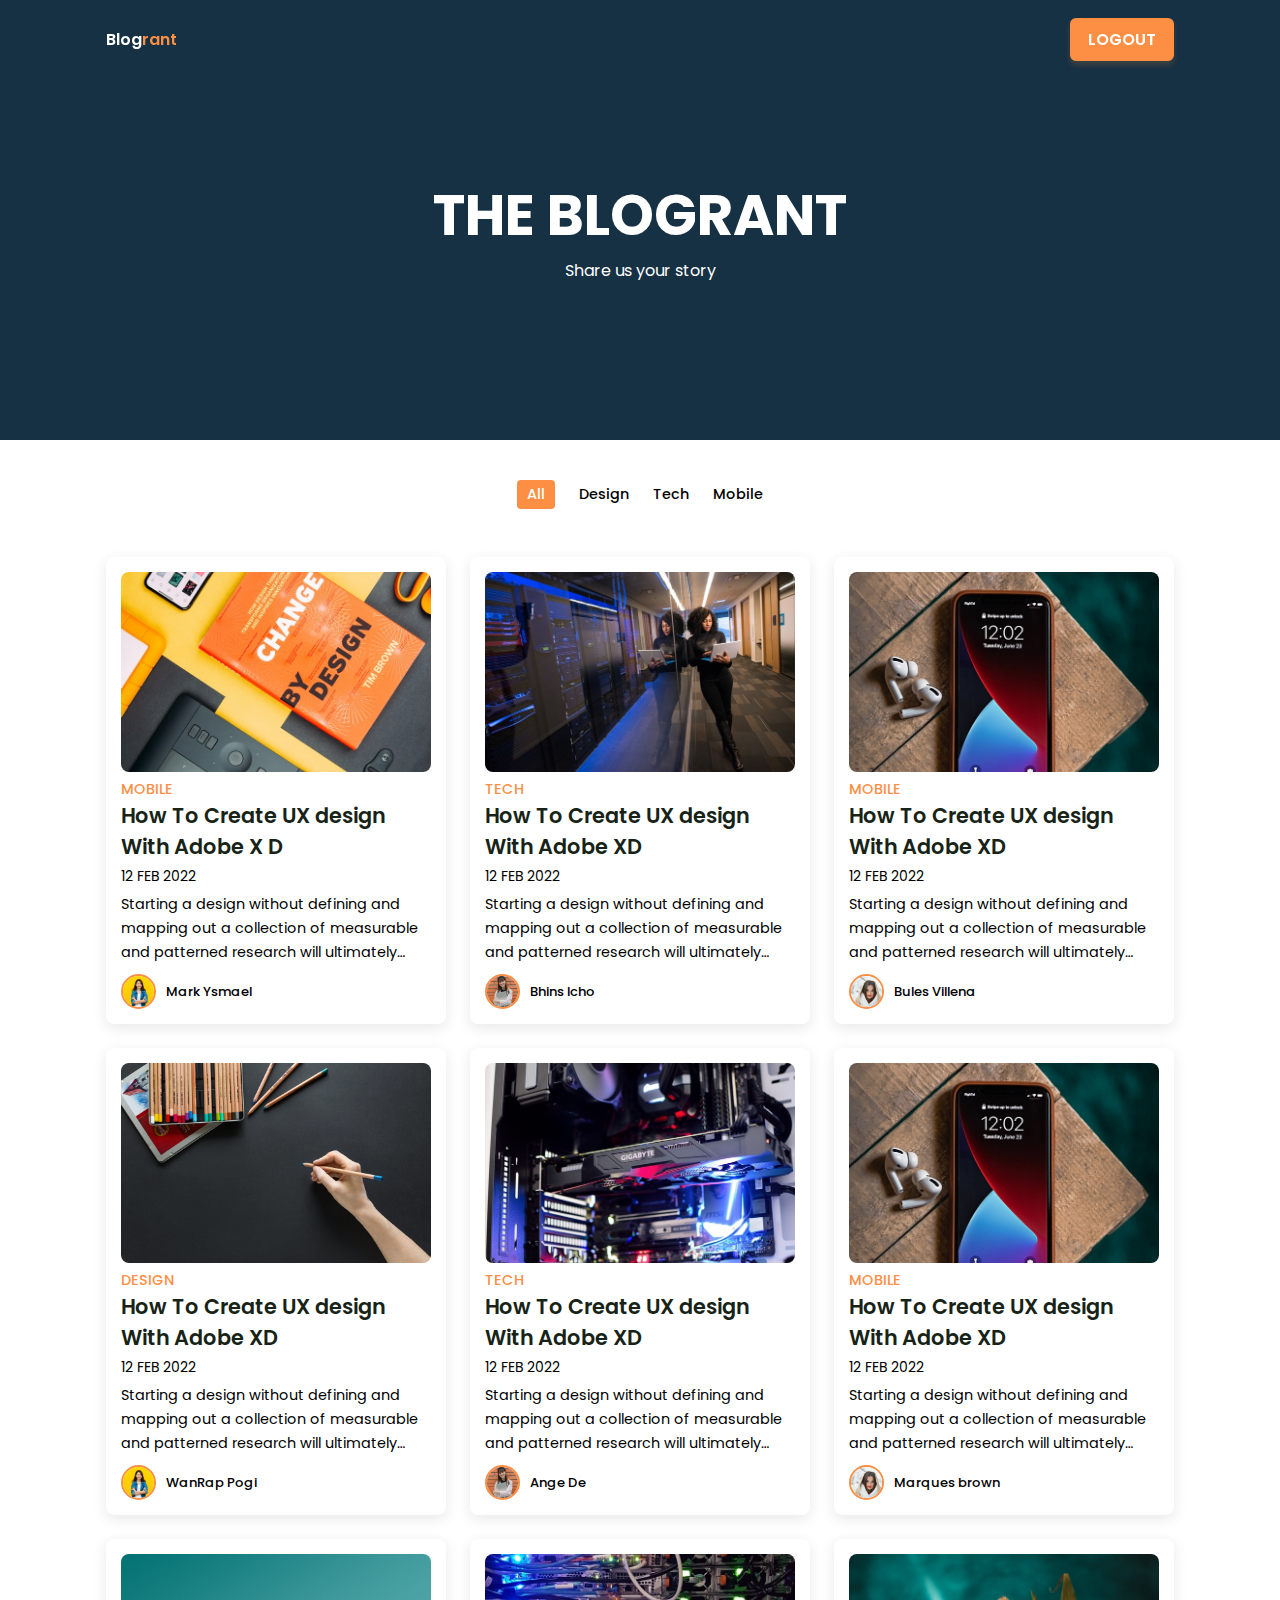
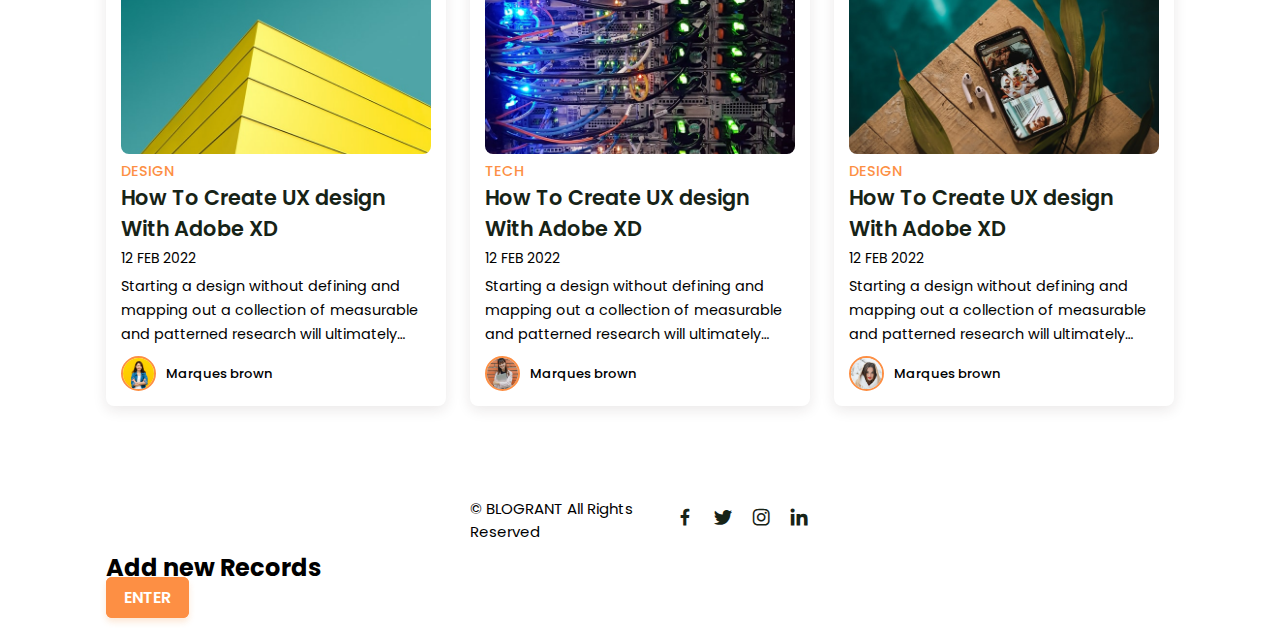
<file: Blogrant/index.html>
<!DOCTYPE html>
<html lang="en">
    <head>
        <meta charset="UTF-8">
        <meta http-equiv="X-UA-Compatible" content="IE=edge">
        <meta name="viewport" content="width=device-width, initial-scale=1.0">
        <title>Blogrant</title>
        <link rel="stylesheet" href="css/style.css">
        <link href='https://unpkg.com/boxicons@2.1.4/css/boxicons.min.css' rel='stylesheet'>
        
    </head>
    <body>

     <header>
        <div class="nav container">

        <a href="#" class="logo">Blog<span>rant</span></a>
        <a href="logout.php" class="login">logout</a>
        
    </div>
    </header>
     <section class="home" id="home">
    <div class="home-text container">
      <h2 class="home-title">THE BLOGRANT</h2>
      <span class="home-subtitle">Share us your story</span>
    </div>
     </section>
     <div class="post-filter container">
     <span class="filter-item active-filter" data-filter='all'>All</span>
     <span class="filter-item" data-filter='design'>Design</span>
     <span class="filter-item" data-filter='tech'>Tech</span>
     <span class="filter-item" data-filter='mobile'>Mobile</span>
     </div>
     <section class="post container">
        <!--POST 1-->
     <div class="post-box mobile">
        <img src="img/post-1.jpg" alt="" class="post-img">
        <h2 class="category">Mobile</h2>
        <a href="post-page.html" class="post-title">
            How To Create UX design With Adobe X D
    </a>
    <span class="post-date">12 Feb 2022</span>
    <p class="post-description">Starting a design without defining and mapping out a collection of measurable and patterned research will ultimately lead to an ineffective product. Even jobs like redesigning a landing page deserve a diagnosis and user testing to identify usability issues. For the purposes of this guide, let’s assume you've come that far. You've gathered your research, user flows, and sitemaps. You've got your ideas and sketches out of the way and are now ready to jump into something more refined. Here, I will walk you through a few web design tips and best practices using Adobe XD.</p>
     <div class="profile">
        <img src="img/profile-1.jpg" alt="" class="profile-img">
         <span class="profile-name">Mark Ysmael</span>

    </div>
   </div>
   <!--POST 2-->
   <div class="post-box tech">
    <img src="img/post-2.jpg" alt="" class="post-img">
    <h2 class="category">Tech</h2>
    <a href="post-page.html" class="post-title">
        How To Create UX design With Adobe XD
</a>
<span class="post-date">12 Feb 2022</span>
<p class="post-description">Starting a design without defining and mapping out a collection of measurable and patterned research will ultimately lead to an ineffective product. Even jobs like redesigning a landing page deserve a diagnosis and user testing to identify usability issues. For the purposes of this guide, let’s assume you've come that far. You've gathered your research, user flows, and sitemaps. You've got your ideas and sketches out of the way and are now ready to jump into something more refined. Here, I will walk you through a few web design tips and best practices using Adobe XD.</p>
 <div class="profile">
    <img src="img/profile-2.jpg" alt="" class="profile-img">
     <span class="profile-name">Bhins Icho</span>

</div>
</div>
<!--POST 3-->
<div class="post-box mobile">
    <img src="img/post-3.jpg" alt="" class="post-img">
    <h2 class="category">Mobile</h2>
    <a href="post-page.html" class="post-title">
        How To Create UX design With Adobe XD
</a>
<span class="post-date">12 Feb 2022</span>
<p class="post-description">Starting a design without defining and mapping out a collection of measurable and patterned research will ultimately lead to an ineffective product. Even jobs like redesigning a landing page deserve a diagnosis and user testing to identify usability issues. For the purposes of this guide, let’s assume you've come that far. You've gathered your research, user flows, and sitemaps. You've got your ideas and sketches out of the way and are now ready to jump into something more refined. Here, I will walk you through a few web design tips and best practices using Adobe XD.</p>
 <div class="profile">
    <img src="img/profile-3.jpg" alt="" class="profile-img">
     <span class="profile-name">Bules Villena</span>

</div>
</div>
 <!--POST 4-->
 <div class="post-box design">
    <img src="img/post-4.jpg" alt="" class="post-img">
    <h2 class="category">Design</h2>
    <a href="post-page.html" class="post-title">
        How To Create UX design With Adobe XD
</a>
<span class="post-date">12 Feb 2022</span>
<p class="post-description">Starting a design without defining and mapping out a collection of measurable and patterned research will ultimately lead to an ineffective product. Even jobs like redesigning a landing page deserve a diagnosis and user testing to identify usability issues. For the purposes of this guide, let’s assume you've come that far. You've gathered your research, user flows, and sitemaps. You've got your ideas and sketches out of the way and are now ready to jump into something more refined. Here, I will walk you through a few web design tips and best practices using Adobe XD.</p>
 <div class="profile">
    <img src="img/profile-1.jpg" alt="" class="profile-img">
     <span class="profile-name">WanRap Pogi</span>

</div>
</div>
<!--POST 5-->
<div class="post-box tech">
<img src="img/post-5.jpg" alt="" class="post-img">
<h2 class="category">Tech</h2>
<a href="post-page.html" class="post-title">
    How To Create UX design With Adobe XD
</a>
<span class="post-date">12 Feb 2022</span>
<p class="post-description">Starting a design without defining and mapping out a collection of measurable and patterned research will ultimately lead to an ineffective product. Even jobs like redesigning a landing page deserve a diagnosis and user testing to identify usability issues. For the purposes of this guide, let’s assume you've come that far. You've gathered your research, user flows, and sitemaps. You've got your ideas and sketches out of the way and are now ready to jump into something more refined. Here, I will walk you through a few web design tips and best practices using Adobe XD.</p>
<div class="profile">
<img src="img/profile-2.jpg" alt="" class="profile-img">
 <span class="profile-name">Ange De</span>

</div>
</div>
<!--POST 6-->
<div class="post-box mobile">
<img src="img/post-3.jpg" alt="" class="post-img">
<h2 class="category">Mobile</h2>
<a href="post-page.html" class="post-title">
    How To Create UX design With Adobe XD
</a>
<span class="post-date">12 Feb 2022</span>
<p class="post-description">Starting a design without defining and mapping out a collection of measurable and patterned research will ultimately lead to an ineffective product. Even jobs like redesigning a landing page deserve a diagnosis and user testing to identify usability issues. For the purposes of this guide, let’s assume you've come that far. You've gathered your research, user flows, and sitemaps. You've got your ideas and sketches out of the way and are now ready to jump into something more refined. Here, I will walk you through a few web design tips and best practices using Adobe XD.</p>
<div class="profile">
<img src="img/profile-3.jpg" alt="" class="profile-img">
 <span class="profile-name">Marques brown</span>

</div>
</div> 
 <!--POST 7-->
 <div class="post-box design">
    <img src="img/post-7.jpg" alt="" class="post-img">
    <h2 class="category">Design</h2>
    <a href="post-page.html" class="post-title">
        How To Create UX design With Adobe XD
</a>
<span class="post-date">12 Feb 2022</span>
<p class="post-description">Starting a design without defining and mapping out a collection of measurable and patterned research will ultimately lead to an ineffective product. Even jobs like redesigning a landing page deserve a diagnosis and user testing to identify usability issues. For the purposes of this guide, let’s assume you've come that far. You've gathered your research, user flows, and sitemaps. You've got your ideas and sketches out of the way and are now ready to jump into something more refined. Here, I will walk you through a few web design tips and best practices using Adobe XD.</p>
 <div class="profile">
    <img src="img/profile-1.jpg" alt="" class="profile-img">
     <span class="profile-name">Marques brown</span>

</div>
</div>
<!--POST 8-->
<div class="post-box tech">
<img src="img/post-8.jpg" alt="" class="post-img">
<h2 class="category">Tech</h2>
<a href="post-page.html" class="post-title">
    How To Create UX design With Adobe XD
</a>
<span class="post-date">12 Feb 2022</span>
<p class="post-description">Starting a design without defining and mapping out a collection of measurable and patterned research will ultimately lead to an ineffective product. Even jobs like redesigning a landing page deserve a diagnosis and user testing to identify usability issues. For the purposes of this guide, let’s assume you've come that far. You've gathered your research, user flows, and sitemaps. You've got your ideas and sketches out of the way and are now ready to jump into something more refined. Here, I will walk you through a few web design tips and best practices using Adobe XD.</p>
<div class="profile">
<img src="img/profile-2.jpg" alt="" class="profile-img">
 <span class="profile-name">Marques brown</span>

</div>
</div>
<!--POST 9-->
<div class="post-box design">
<img src="img/post-9.jpg" alt="" class="post-img">
<h2 class="category">Design</h2>
<a href="post-page.html" class="post-title">
    How To Create UX design With Adobe XD
</a>
<span class="post-date">12 Feb 2022</span>
<p class="post-description">Starting a design without defining and mapping out a collection of measurable and patterned research will ultimately lead to an ineffective product. Even jobs like redesigning a landing page deserve a diagnosis and user testing to identify usability issues. For the purposes of this guide, let’s assume you've come that far. You've gathered your research, user flows, and sitemaps. You've got your ideas and sketches out of the way and are now ready to jump into something more refined. Here, I will walk you through a few web design tips and best practices using Adobe XD.</p>
<div class="profile">
<img src="img/profile-3.jpg" alt="" class="profile-img">
 <span class="profile-name">Marques brown</span>

</div>
</div>
<div style="padding-top: 120px;" id="page-wrapper">
    
    <div class="col-lg-12">
         <h2>Add new Records</h2>
             <div class="col-lg-6">
                <form action="index.php" method="post">
                    
                </form>
                <a href="index.php" class="login">Enter</a>
              
             
           </div>
       </div>
       
   </div>
     <!--Footer-->
     <div class="footer container">
        <p>&#169; BLOGRANT  All Rights Reserved</p>
     <div class="social">
        <a href="#"><i class='bx bxl-facebook'></i></a>
        <a href="#"><i class='bx bxl-twitter'></i></a>
        <a href="#"><i class='bx bxl-instagram'></i></a>
        <a href="#"><i class='bx bxl-linkedin'></i></a>
     </div>
    </div>
 
 



       <!--Jquery link-->
       <script
  src="https://code.jquery.com/jquery-3.7.0.js"
  integrity="sha256-JlqSTELeR4TLqP0OG9dxM7yDPqX1ox/HfgiSLBj8+kM="
  crossorigin="anonymous"></script>
       <!--link to js-->
        <script src="js/main.js"></script>

    </body>
   </html>
</file>
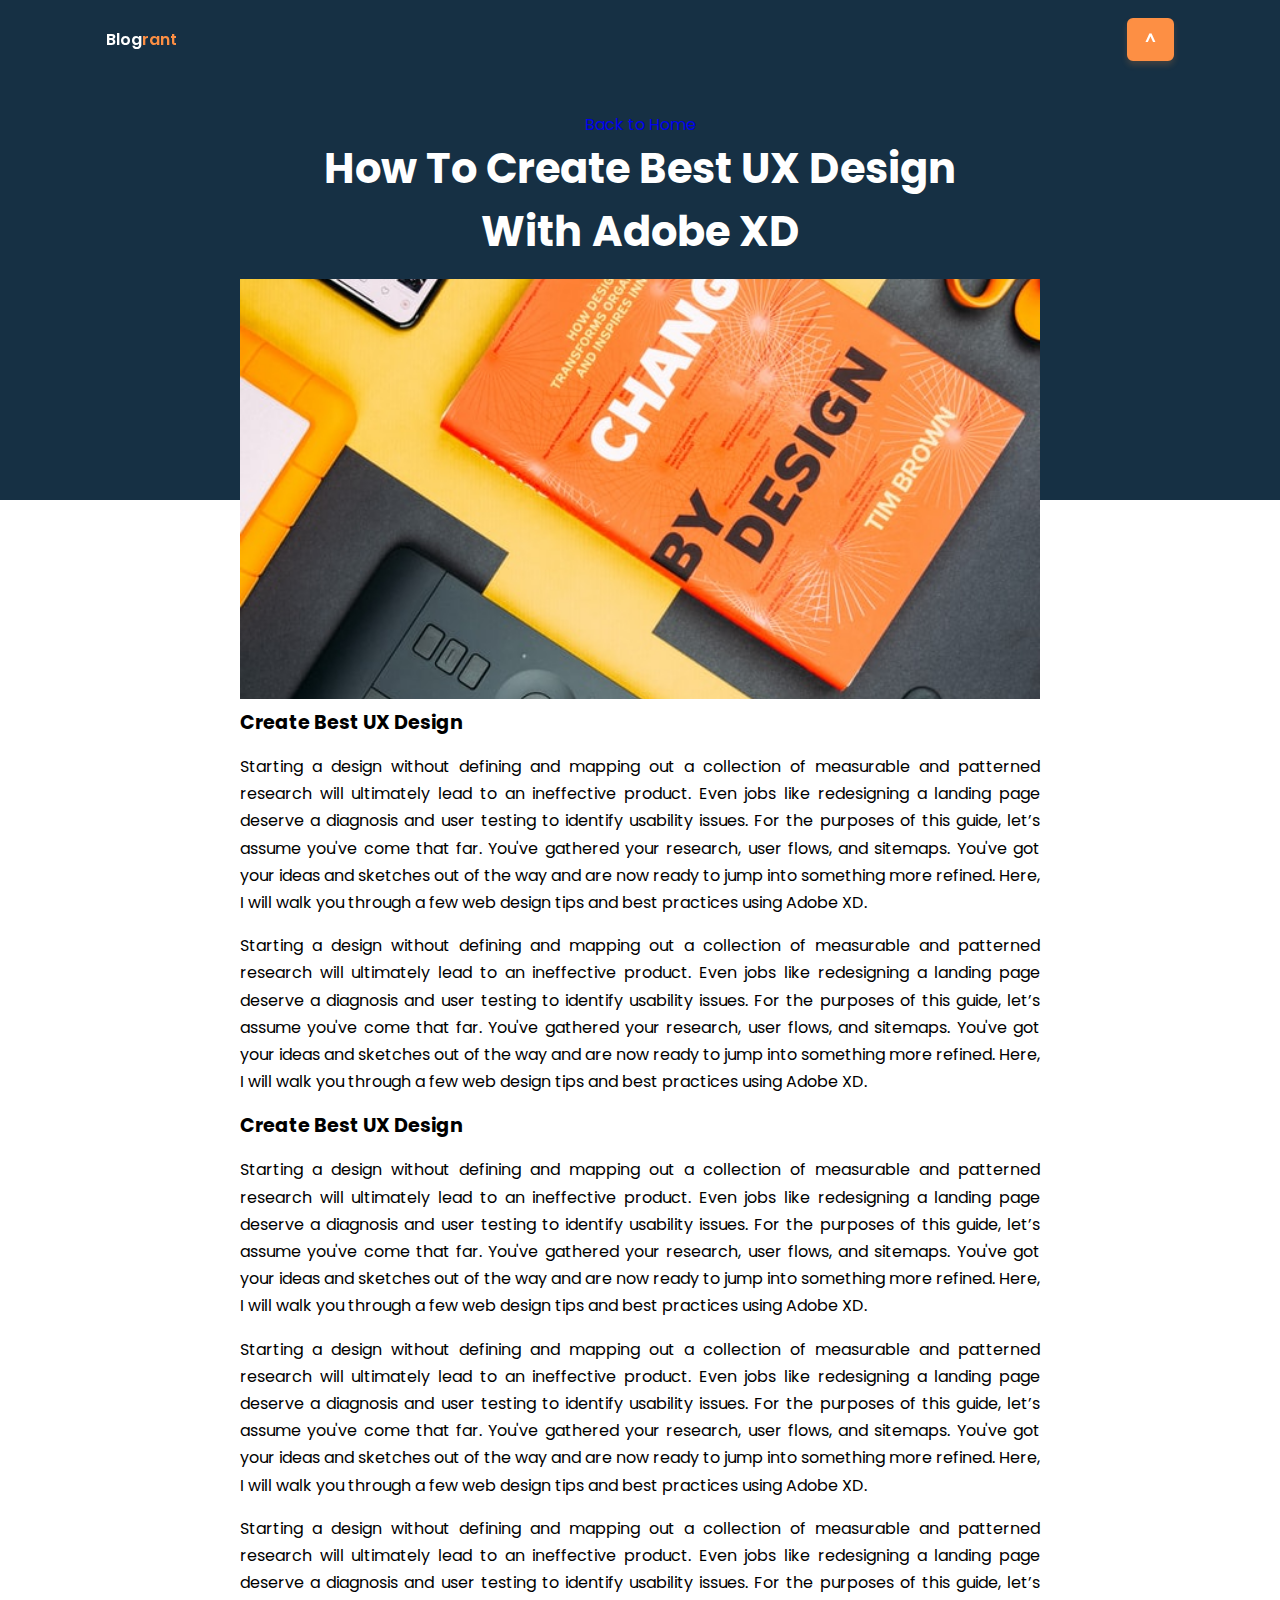
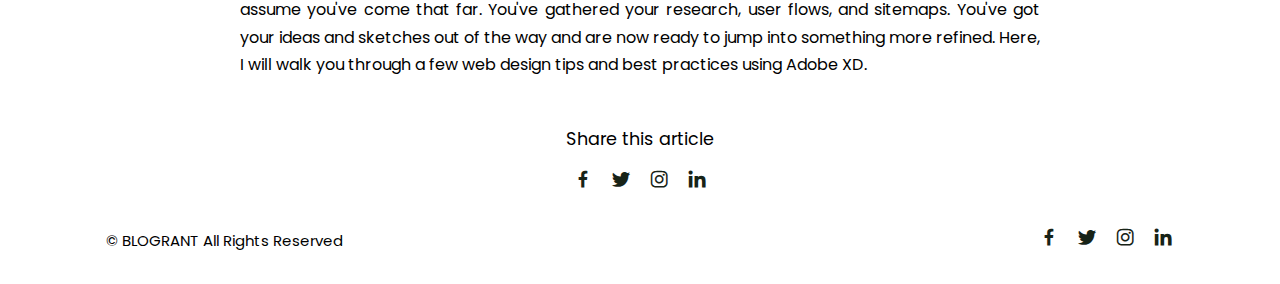
<file: Blogrant/post-page.html>
<!DOCTYPE html>
<html lang="en">
    <head>
        <meta charset="UTF-8">
        <meta http-equiv="X-UA-Compatible" content="IE=edge">
        <meta name="viewport" content="width=device-width, initial-scale=1.0">
        <title>Post page</title>
        <link rel="stylesheet" href="css/style.css">
        <link href='https://unpkg.com/boxicons@2.1.4/css/boxicons.min.css' rel='stylesheet'>
    </head>
    <body>

     <header>
        <div class="nav container">

        <a href="index.html" class="logo">Blog<span>rant</span></a>
        <a href="#" class="login">^</a>
    </div>
    </header>
     <!--Post content-->
     <section class="post-header">
        <div class="header-content post-container "> 
            <!--Back to home-->
            <a href="index.html" class="back-home">Back to Home </a>
        <!--Title-->
        <h1 class="header-title">How To Create Best UX Design With Adobe XD</h1>
       <img src="img/post-1.jpg" alt="" class="header-img">
    </div>
     </section>

     <section class="post-content post-container">
        <h2 class="sub-heading">Create Best UX Design</h2>
        <p class="post-text">Starting a design without defining and mapping out a collection of measurable and patterned research will ultimately lead to an ineffective product. Even jobs like redesigning a landing page deserve a diagnosis and user testing to identify usability issues. For the purposes of this guide, let’s assume you've come that far. You've gathered your research, user flows, and sitemaps. You've got your ideas and sketches out of the way and are now ready to jump into something more refined. Here, I will walk you through a few web design tips and best practices using Adobe XD.</p>
        <p class="post-text">Starting a design without defining and mapping out a collection of measurable and patterned research will ultimately lead to an ineffective product. Even jobs like redesigning a landing page deserve a diagnosis and user testing to identify usability issues. For the purposes of this guide, let’s assume you've come that far. You've gathered your research, user flows, and sitemaps. You've got your ideas and sketches out of the way and are now ready to jump into something more refined. Here, I will walk you through a few web design tips and best practices using Adobe XD.</p>
        <h2 class="sub-heading">Create Best UX Design</h2>
        <p class="post-text">Starting a design without defining and mapping out a collection of measurable and patterned research will ultimately lead to an ineffective product. Even jobs like redesigning a landing page deserve a diagnosis and user testing to identify usability issues. For the purposes of this guide, let’s assume you've come that far. You've gathered your research, user flows, and sitemaps. You've got your ideas and sketches out of the way and are now ready to jump into something more refined. Here, I will walk you through a few web design tips and best practices using Adobe XD.</p>
        <p class="post-text">Starting a design without defining and mapping out a collection of measurable and patterned research will ultimately lead to an ineffective product. Even jobs like redesigning a landing page deserve a diagnosis and user testing to identify usability issues. For the purposes of this guide, let’s assume you've come that far. You've gathered your research, user flows, and sitemaps. You've got your ideas and sketches out of the way and are now ready to jump into something more refined. Here, I will walk you through a few web design tips and best practices using Adobe XD.</p>
        <p class="post-text">Starting a design without defining and mapping out a collection of measurable and patterned research will ultimately lead to an ineffective product. Even jobs like redesigning a landing page deserve a diagnosis and user testing to identify usability issues. For the purposes of this guide, let’s assume you've come that far. You've gathered your research, user flows, and sitemaps. You've got your ideas and sketches out of the way and are now ready to jump into something more refined. Here, I will walk you through a few web design tips and best practices using Adobe XD.</p>
    </section>
    <div class="share post-container">
        <span class="share-title">Share this article</span>
        <div class="social">
            <a href="#"><i class='bx bxl-facebook'></i></a>
            <a href="#"><i class='bx bxl-twitter'></i></a>
            <a href="#"><i class='bx bxl-instagram'></i></a>
            <a href="#"><i class='bx bxl-linkedin'></i></a>
         </div>
    </div>

     <!--Footer-->
     <div class="footer container">
        <p>&#169; BLOGRANT  All Rights Reserved</p>
     <div class="social">
        <a href="#"><i class='bx bxl-facebook'></i></a>
        <a href="#"><i class='bx bxl-twitter'></i></a>
        <a href="#"><i class='bx bxl-instagram'></i></a>
        <a href="#"><i class='bx bxl-linkedin'></i></a>
     </div>
    </div>
 
 



       <!--Jquery link-->
       <script
  src="https://code.jquery.com/jquery-3.7.0.js"
  integrity="sha256-JlqSTELeR4TLqP0OG9dxM7yDPqX1ox/HfgiSLBj8+kM="
  crossorigin="anonymous"></script>
       <!--link to js-->
        <script src="js/main.js"></script>

    </body>
   </html>
</file>
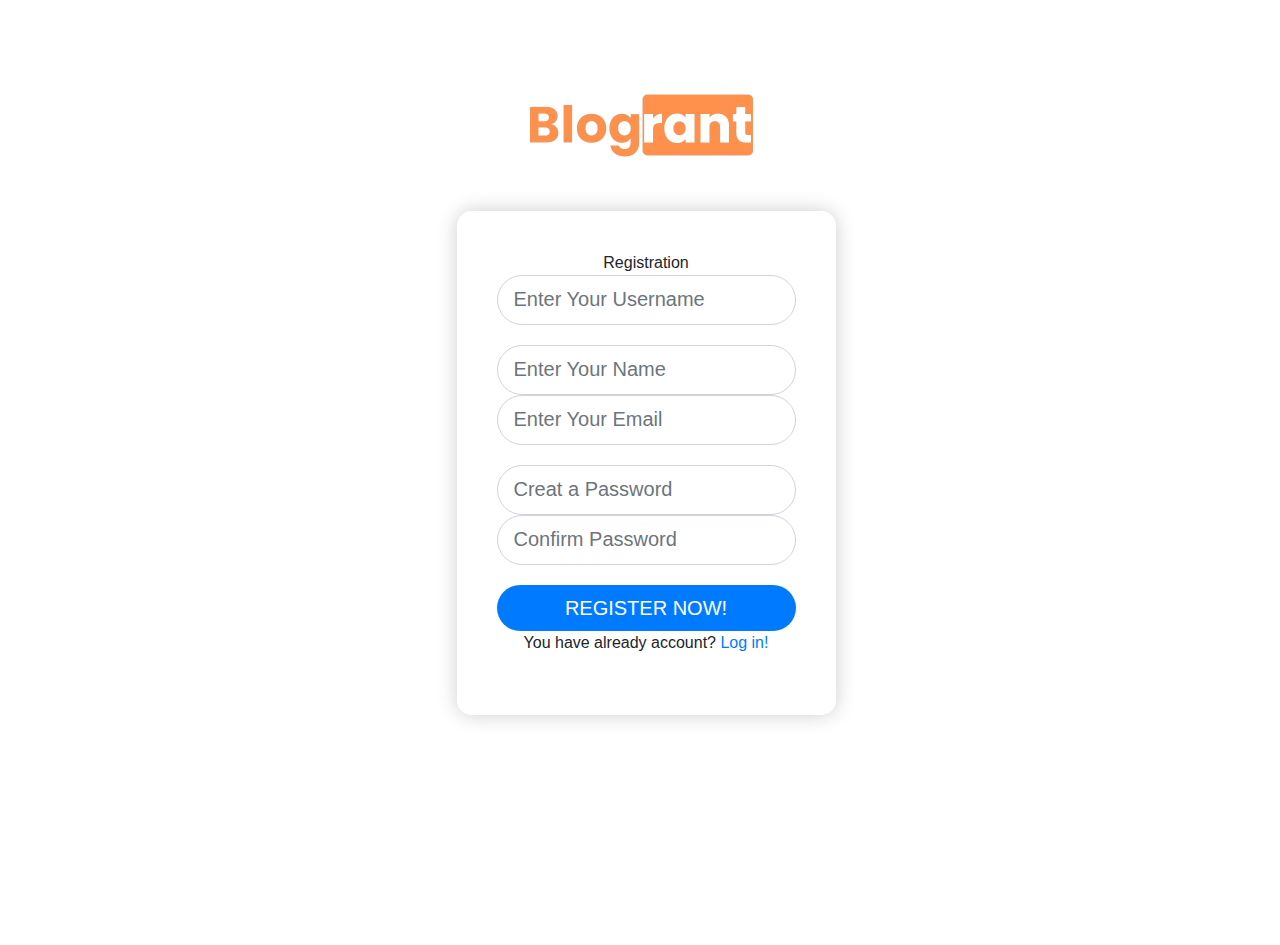
<file: Blogrant/registration.html>
<!doctype html>
<html lang="en">

<head>
<meta charset="utf-8">
    <meta name="viewport" content="width=device-width, initial-scale=1, shrink-to-fit=no">
    <link rel="stylesheet" href="https://stackpath.bootstrapcdn.com/bootstrap/4.3.1/css/bootstrap.min.css" integrity="sha384-ggOyR0iXCbMQv3Xipma34MD+dH/1fQ784/j6cY/iJTQUOhcWr7x9JvoRxT2MZw1T"
        crossorigin="anonymous">
    <link rel="stylesheet" href="styless.css">
    <title>Maid On</title>
</head>

<body>

    <div class="d-flex justify-content-center align-items-center login-container">
        <div class="form-group">
            <!-- Registration Form -->
            <div class="form signup">
                <form class="login-form text-center" action="" method="post">
                <span class="title">Registration</span>
                    <div class="form-group">
                        <input type="text" name="username" class="form-control rounded-pill form-control-lg" placeholder="Enter Your Username" required>
                    </div>
                    <div class="form-group">
                        <input type="text" name="fullname" class="form-control rounded-pill form-control-lg" placeholder="Enter Your Name" required>
                    <div class="form-group">
                        <input type="email" name="email"class="form-control rounded-pill form-control-lg" placeholder="Enter Your Email" required>
                    </div>
                    <div class="form-group">
                        <input type="password" name="password"class="form-control rounded-pill form-control-lg" placeholder="Creat a Password" required>
                    <div class="form-group">
                        <input type="repassword" name="repassword"class="form-control rounded-pill form-control-lg" placeholder="Confirm Password" required>
                    </div>
                    <button type="submit" name="submit" class="btn mt-1 rounded-pill btn-lg btn-custom btn-block text-uppercase">Register Now!</button>
                    <span class="text">You have already account?
                        <a href="login.php" class="text login-link">Log in!</a>
                    </span>
                </form>
            </div>
        </div>
    </div>
</body>
</html>
</file>
<file: Blogrant/css/style.css>
@import url('https://fonts.googleapis.com/css2?family=Poppins:wght@400;500;600;700&display=swap');
 *{
    font-family: 'Poppins', sans-serif;
    margin: 0;
    padding: 0;
    scroll-behavior: smooth;
    scroll-padding-top: 2rem;
    box-sizing: border-box; 
 }


 :root {
    --container-color:#163044;
    --second-color:#fd8f44;
    --text-color:#172317;
    --bg-color:#fff;
 }
 a {
text-decoration: none;
 }
 li {
    list-style:none;
 }
 img {
    width: 100%;
 }
 section{
    padding: 3rem 0 2rem;
 }
 .container {
    max-width: 1068px;
    margin: auto;
    width: 100%;
 }
header {
    position: fixed;
    top: 0;
    left: 0;
    width: 100%;
    z-index: 200;
}
header.shadow{
    background-color: var(--bg-color);
    box-shadow:0 1px 4px hsl(0 4% 14% / 10%);
    transition: 0.4s;

}
header.shadow .logo {
    color: var(--text-color);
}
.nav {
display: flex;
align-items: center;
justify-content: space-between;
padding: 18px 0;
}
.logo {
    font-size:font-size 1.5rem;
    font-weight: 600;
    color: var(--bg-color);
}
.logo span {
    color: var(--second-color);
}
    .login {
        padding: 7px; /* Adjusted padding to 7px */
        text-transform: uppercase;
        font-weight: 600;
        border-radius: 6px;
        background: var(--second-color);
        color: var(--bg-color);
        border: 2px solid var(--second-color);
        
        cursor: pointer;
    }
    
    /* Other styles for the login button remain the same */
    
.login {
    padding: 7px 16px;
    text-transform: uppercase;
    font-weight: 600;
    border-radius: 6px;
    background: var(--second-color);
    color: var(--bg-color);
    border: 2px solid var(--second-color);
    
    cursor: pointer;
}

.login:hover {
    background: hsl(24, 98%, 58%);
    color: #ffffff;
    border-color: hsl(24, 98%, 58%);
}

.login {
    box-shadow: 0 4px 6px rgba(241, 141, 54, 0.2);
}

.home {
    width: 100%;
    min-height: 440px;
    background: var(--container-color);
    display: grid;
    justify-content: center;
    align-items: center;
}
.home-text {
    color: var(--bg-color);
    text-align: center;
}
.home-title {
    font-size:3.5rem;
}
.home-subtitle {
font-size:1rem;
font-weight:400;
} 
.post-filter{
    display: flex;
    justify-content: center;
    align-items: center;
    column-gap: 1.5rem;
    margin-top: 2.5rem !important;
}
.filter-item {
font-size: 0.9rem;
font-weight: 500;
cursor: pointer;
}
.active-filter{
    background: var(--second-color);
    color: var(--bg-color);
    padding: 4px 10px;
    border-radius: 4px;
}
.post {
display: grid;
grid-template-columns: repeat(auto-fit, minmax(280px, auto));
gap: 1.5rem;
}
.post-box{
background: var(--bg-color);
box-shadow: 0 4px 14px hsl(355deg 25% 15% / 10%);
padding: 15px;
border-radius: 0.5rem;
}
.post-img{
width: 100%;
height: 200px;
object-fit: cover;
object-position: center;
border-radius: 0.5rem;
}
.category{
    font-size: 0.9rem;
    font-weight: 500;
    text-transform: uppercase;
    color: var(--second-color);
} 
.post-title{
    font-size: 1.3rem;
    font-weight: 600;
    color: var(--text-color);
    display: -webkit-box;
    -webkit-box-orient: vertical;
    -webkit-line-clamp: 2;
    overflow: hidden;
}
.post-date{
    display: flex;
    font-size: 0.875rem;
    text-transform:uppercase;
    font-weight: 400;
    margin-top: 4px;
}
.post-description{
    font-size: 0.9rem;
    line-height: 1.5rem;
    margin: 5px 0 10px;
    /* To remain title in 3 lines*/
    display: -webkit-box;
    -webkit-line-clamp: 3;
    -webkit-box-orient: vertical;
    overflow: hidden;
}
.profile{
    display: flex;
    align-items: center;
    gap: 10px;
}
.profile-img{
    width: 35px;
    height: 35px;
    border-radius: 50%;
    object-fit: cover;
    object-position: center;
    border: 2px solid var(--second-color);

}
.profile-name {
    font-size: 0.82rem;
    font-weight: 500;
}
.footer {
    display: flex;
    justify-content: space-between;
    align-items: center;
    padding: 30px 0;
}
.footer p {
font-size: 0.938rem;
}
.social {
    display: flex;
    align-items: center;
    column-gap: 1rem;
} 
.social .bx {
font-size: 1.4rem;
color: var(--text-color);
} 
.social .bx:hover {
    color: var(--second-color);
    transition: 0.3s all linear;
}
.post-header {
    width: 100%;
    height: 500px;
    background: var(--container-color);
} 
.post-container{
    max-width: 800px;
    margin: auto;
    width:100%;
}
.header-content {
    display: flex;
    flex-direction:column;
    align-items: center;
    margin-top: 4rem !important;
}
.backhome{
    color: var(--second-color);
     font-size:0.9rem;
}
.header-title {
width: 90%;
font-size: 2.6rem;
color: var(--bg-color);
text-align: center;
margin-bottom: 1rem;
}
.header-img {
width:100%;
height: 420px;
object-fit:cover;
object-position:center;
}
.post-content{
    margin-top: 10rem !important;
}
.sub-heading {
font-size:1.2rem;
}
.post-text{
    font-size: 1rem;
    line-height: 1.7rem;
    margin: 1rem 0;
    text-align: justify;
}
.share {
    display: flex;
    flex-direction: column;
    align-items: center;
    row-gap: 1rem;
}
.share-title {
    font-size: 1.1rem;
}
@media(max-width:1060px) {
    .container{
        margin:0 auto;
        width:95%;
    }
}
@media (max-width:786px){
    .nav{
        padding:10px 0;
    }
section{
    padding: 2rem 0;
}    
.header-content{
    margin-top: 3rem !important;
}    
.home{
    min-height: 380px;
}
.home-title{
    font-size: 3rem;
}
.header-title{
    font-size: 2rem;
 }
 .header-img{
    height: 370px;
 }
.post-header{
    height:435px;
}
.post-content{
    margin-top: 9rem !important;
}
}
@media (max-width:570px) {
    .post-header{
        height: 390px;
    }
.header-title{
    width: 100%;
}
.header-img{
    height:340px
}
.footer{
    flex-direction: column;
    row-gap: 1rem;
    padding: 20px 0 ;
    text-align: center;
}
}
.logout{
    color: white;
}
</file>
<file: Blogrant/styless.css>
body {
    background-image: url('img/logo.png');
    background-position: center;
    font-family: 'Arial', sans-serif;
    width: 150px;
    height: 250px;
    margin-bottom: 20px;
    background-size: contain;
    background-repeat: no-repeat;
    margin: 0 auto;
    
}

.login-container {
    
    display: flex;
    justify-content: center;
    align-items: center;
    height: 105vh;
    max-width: 800px; /* Set the maximum width of the login container */
    width: 300%; /* Set the width to a percentage of the viewport width */
    margin: 0 auto;
    margin-left: -144px;/* Center the login container horizontally */
    
}

.login-form {
    width: 100%; /* Set the form width to 100% of the container */
    max-width: 400px; /* Set the maximum width of the form */
    background-color: rgba(255, 255, 255, 0.9);
    padding: 40px; /* Increased padding for more spacing */
    border-radius: 15px;
    box-shadow: 0 0 20px rgba(0, 0, 0, 0.2);
}

.form-group {
    margin-bottom: 20px;
}

.form-control {
    height: 50px;
    border-radius: 25px;
}

.forgot-link {
    margin-top: 10px;
    color: #555;
}

.btn-custom {
    background-color: #007bff;
    color: #ffffff;
    border: none;
    border-radius: 25px;
}

.btn-custom:hover {
    background-color: #0056b3;
}
</file>
